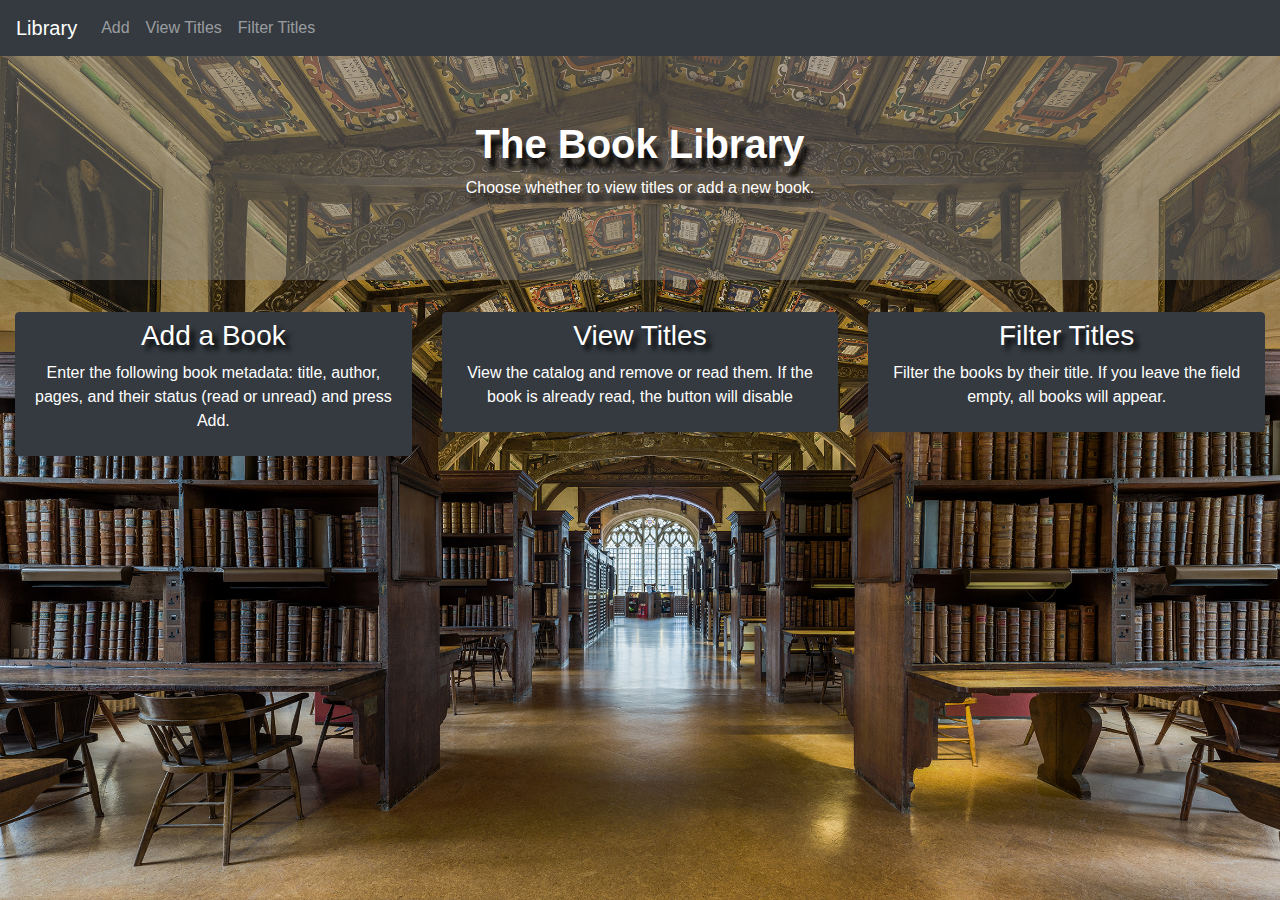
<file: library.html>
<!DOCTYPE html>
<html lang="en">

<head>
    <title>Library</title>
    <meta charset="utf-8">
    <meta name="viewport" content="width=device-width, initial-scale=1">
    <script src="https://ajax.googleapis.com/ajax/libs/jquery/3.4.1/jquery.min.js"></script>
    <script src="./js/main.js"></script>
    <link rel="stylesheet" type="text/css" href="./css/style.css">
    <script src="https://cdnjs.cloudflare.com/ajax/libs/popper.js/1.14.7/umd/popper.min.js"></script>
    <script src="https://maxcdn.bootstrapcdn.com/bootstrap/4.3.1/js/bootstrap.min.js"></script>
    <link rel="stylesheet" href="https://maxcdn.bootstrapcdn.com/bootstrap/4.3.1/css/bootstrap.min.css">
</head>

<body>
    <nav class="navbar navbar-expand-sm bg-dark navbar-dark sticky-top">
        <a class="navbar-brand" href="library.html">Library</a>
        <ul class="navbar-nav">
            <li class="nav-item">
                <a class="nav-link" href="#" data-toggle="modal" data-target="#modalCadastro">Add</a>
            </li>
            <li class="nav-item">
                <a class="nav-link" href="#" onclick="showBooks(books)" data-toggle="modal" data-target="#modalBooks">View Titles</a>
            </li>
            <li class="nav-item">
                <a class="nav-link" href="#" onclick="filter()" data-toggle="modal" data-target="#modalFilter">Filter Titles</a>
            </li>
        </ul>
    </nav>
    <div class="container-fluid jumbotron text-center" id="cabecalho">
        <h1><b>The Book Library</b></h1>
        <p>Choose whether to view titles or add a new book.</p>
    </div>
    <div class="container-fluid">
        <div>
            <div class="row">
                <div class="col text-center" text-center">
                    <button type="button" class="btn btn-dark" data-toggle="modal" data-target="#modalCadastro">
                        <h3>Add a Book</h3>
                        <p>Enter the following book metadata: title, author, pages, and their status (read or unread) and press Add.</p>
                    </button>
                </div>
                <div onclick="showBooks(books)" class="col text-center" text-center" data-toggle="modal"
                    data-target="#modalBooks">
                    <button type="button" class="btn btn-dark">
                        <h3>View Titles</h3>
                        <p>View the catalog and remove or read them. If the book is already read, the button will disable</p>
                    </button>
                </div>
                <div onclick="filter()" class="col text-center" text-center" data-toggle="modal"
                    data-target="#modalFilter">
                    <button type="button" class="btn btn-dark">
                        <h3>Filter Titles</h3>
                        <p>Filter the books by their title. If you leave the field empty, all books will appear.</p>
                    </button>
                </div>
            </div>
        </div>
    </div>
    <div class="modal fade" role="dialog" id="modalCadastro">
        <div class="modal-dialog">
            <div class="modal-content">
                <div class="modal-header">
                    <h4 class="modal-title">Add a Book</h4>
                    <button type="button" class="close" data-dismiss="modal">&times;</button>
                </div>
                <div class="modal-body">
                    <form class="was-validated" id="addForm">
                        <div class="form-group">
                            <label for="uname">Title:</label>
                            <input type="text" class="form-control" id="title" placeholder="Book Title" name="uname"
                                required>
                            <div class="valid-feedback">Valid.</div>
                            <div class="invalid-feedback">Please fill out this field.</div>
                        </div>
                        <div class="form-group">
                            <label for="author">Author:</label>
                            <input type="text" class="form-control" id="author" placeholder="Book Author" name="author"
                                required>
                            <div class="valid-feedback">Valid.</div>
                            <div class="invalid-feedback">Please fill out this field.</div>
                        </div>
                        <div class="form-group">
                            <label for="pages">Pages:</label>
                            <input type="text" class="form-control" id="pages" placeholder="Pages" name="pages"
                                required>
                            <div class="valid-feedback">Valid.</div>
                            <div class="invalid-feedback">Please fill out this field.</div>
                        </div>
                        <div class="form-group">
                            <label for="status">Status:</label>
                            <select class="custom-select form-control" id="status" placeholder="Status" name="status"
                                required>
                                <option></option>
                                <option value="read">Read</option>
                                <option value="unread">Unread</option>
                            </select>
                            <div class="valid-feedback">Valid.</div>
                            <div class="invalid-feedback">Please fill out this field.</div>
                        </div>
                        <button type="button" class="btn btn-dark" onclick="addBook()">Add</button>
                        <button type="reset" class="btn btn-dark">Reset</button>
                    </form>
                </div>
            </div>
        </div>
    </div>
    <div class="modal fade" role="dialog" id="modalBooks" on>
        <div class="modal-dialog">
            <div class="modal-content">
                <div class="modal-header">
                    <h4 class="modal-title">Catalog</h4>
                    <button type="button" class="close" data-dismiss="modal">&times;</button>
                </div>
                <div class="modal-body">
                    <table class="table table-hover">
                        <thead>
                            <tr>
                                <th>Title</th>
                                <th>Author</th>
                                <th>Pages</th>
                                <th>Status</th>
                                <th>Delete</th>
                            </tr>
                        </thead>
                        <tbody id="tablebody">

                        </tbody>
                    </table>
                </div>
            </div>
        </div>
    </div>
    <div class="modal fade" role="dialog" id="modalFilter" on>
        <div class="modal-dialog">
            <div class="modal-content">
                <div class="modal-header">
                    <h4 class="modal-title">Filter</h4>
                    <button type="button" class="close" data-dismiss="modal">&times;</button>
                </div>
                <input type="text" class="form-control" id="filter" placeholder="Filter" onkeypress="filter()">
                <div class="modal-body">
                    <table class="table table-hover">
                        <thead>
                            <tr>
                                <th>Title</th>
                                <th>Author</th>
                                <th>Pages</th>
                                <th>Status</th>
                                <th>Delete</th>
                            </tr>
                        </thead>
                        <tbody id="tablebody">

                        </tbody>
                    </table>
                </div>
            </div>
        </div>
    </div>
</body>

</html>
</file>
<file: css/style.css>
body{
	background-image: url("../img/bg1.jpg");
	background-position: center; /* Center the image */
  	background-size: cover; /* Resize the background image to cover the entire container */
  	height: 100vh;
}
#cabecalho{
	background-color: rgba(140, 140, 140,0.4);
	color: white;
	text-shadow: 5px 10px 5px black;
}
h3{
	color: white;
	text-shadow: 5px 5px 5px black;
}
#cadastro{
	position: absolute;
	left:25%;
	top:25%;
	display: none;
	background-color:white;
	padding: 10px;
}
</file>
